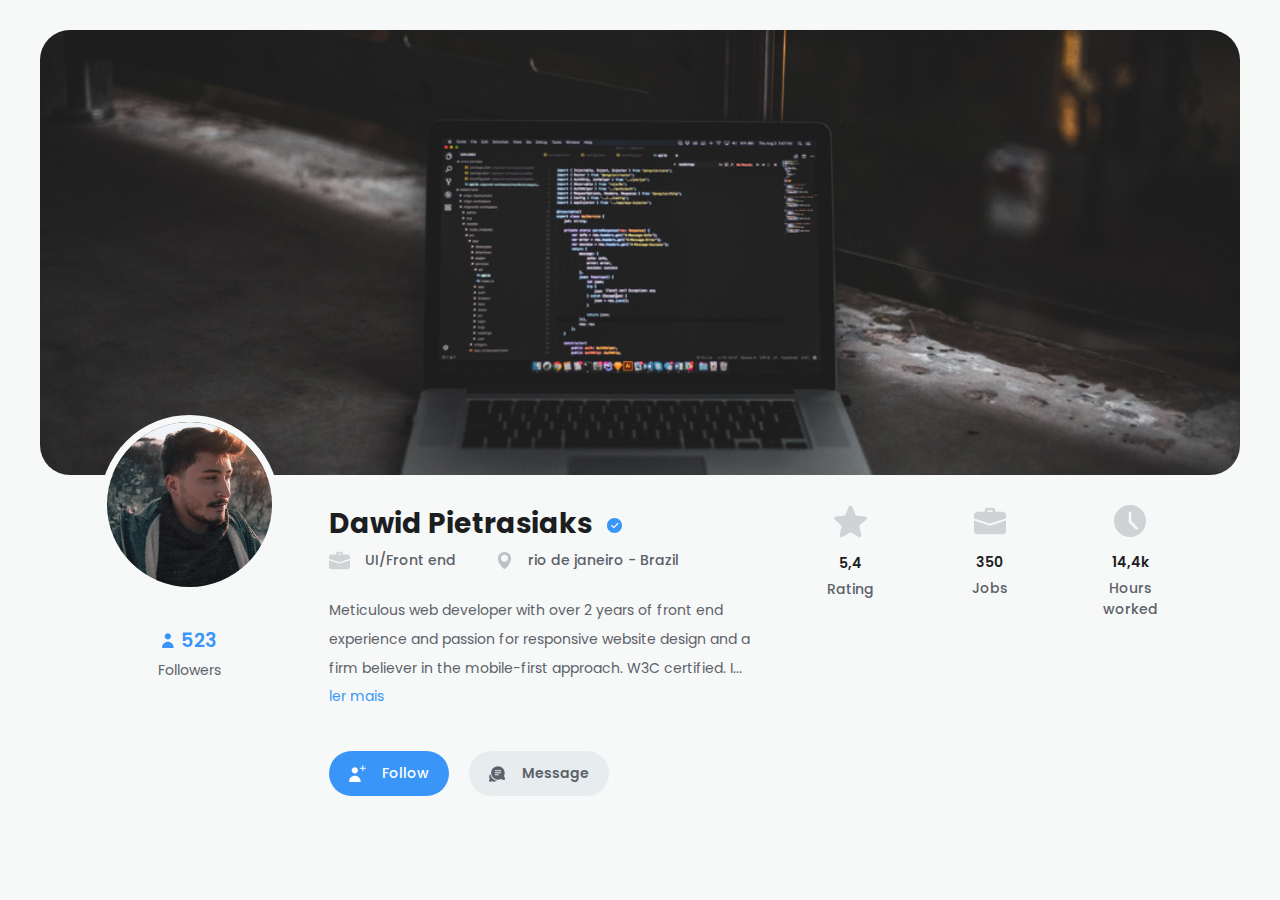
<file: index.html>
<!doctype html>
<html lang="pt-br">
<head>
    <title> Profile page </title>
    <meta charset="utf-8">
    <meta name="author" content="">
    <meta name="description" content="">
    <meta name="keywords" content="">
    <meta name="viewport" content="width=device-width, initial-scale=1.0">
    <link rel="stylesheet" href="css/style.css">
    
</head>
<body>
<main>
	<section class="profile__section ">
		<div class="profile__card mwfix ">
			<div class="profile__cover">
				<div class="profile__cover__photo">
				</div>
				<div class="profile__user">
					<div class="profile__user__info">
						<div class="user__photo">
							<img src="img/perfil__user.png" alt="foto de perfil">
							<div class="user__folowers">
								<span>
								<img src="svg/on/followers.svg" alt="">
								<h3 class="followers">323</h3>
								</span>
								<h3>Followers</h3>
							</div>
						</div>
						<div class="user__info">
							<div class="info__name">
								<h2>Dawid Pietrasiaks<span><img src="svg/on/check2.svg" alt="perfil verificado"></span></h2>
							</div>
							<div class="info__description">
								<div class="info__office">
									<img src="svg/on/suitcase.svg" alt="">
									<h3>UI/Front end</h3>
								</div>
								<div class="info__place">
									<img src="svg/on/map.svg" alt="">
										<h3>rio de janeiro - Brazil</h3>
								</div>
							</div>
							<div class="info__about">
								<p>
									Lorem ipsum dolor sit amet, consectetur adipiscing elit, sed do eiusmod tempor incididunt ut labore et...
								</p>
							</div>
							<div class="info__contact">
								<div class="contact__btn followBtn" >
									<img src="svg/on/follow.svg" alt="">
									Follow
								</div>
								<div class="mensage__btn" >
									<img src="svg/on/conversation.svg" alt="">
									Message
								</div>
								<div class="box_"> </div>
							</div>
						</div>
					</div>
					<div class="profile__user__cards">
						<div class="user__cards">
							<div class="cards">
								<img src="svg/on/star.svg" alt="">
								<h3><span>5,4</span> Rating</h3>
							</div>
							<div class="cards">
								<img src="svg/on/suitcase.svg" alt="">
								<h3><span>350</span> Jobs</h3>
							</div>
							<div class="cards">
								<img src="svg/on//clock.svg" alt="">
								<h3><span>14,4k</span> Hours worked</h3>
							</div>
						</div>
					</div>
				</div>
			</div>
		</div>
	</section>
</main>
<script src="js/app.js"> </script>
</body>
</html>
</file>
<file: css/style.css>
@import url('https://fonts.googleapis.com/css2?family=Poppins:wght@400;500;600;700&display=swap');
/* ajuste*/
* {
    margin: 0;
    padding: 0;
    box-sizing: border-box;
}
HTML{
	height: 100%;
}
:root {
	font-size: 16px;
}
body {
	height: 100%;
	background: #F7F8F8;
    font-family: 'Poppins', sans-serif;
}
.pd_fix {
    padding: 0 3% 0 3%;
}
.mwfix {
    max-width: 1336px;
    margin: 0 auto;
}
@media screen and (max-width: 1440px){
	.mwfix {
        max-width: 1200px;
        margin: 0 auto;
    }
}
@media screen and (max-width: 1088px){
    .mwfix {
        max-width: 746px;
        margin: 0 auto;
    }
}
@media screen and (max-width: 746px) {
    :root {
	font-size: 16px;
}
	.mwfix {
        max-width: 610px;
        margin: 0 auto;
    }
}

/* page css */
.profile__section{
	padding-top: 30px;
}
.profile__cover__photo {
	background-color:rgb(56, 56, 56);
	cursor: pointer;
	height: 445px;
	background-image: url(../img/cover.jpg);
	background-position: center;
	background-size: cover;
	border-radius: 30px;
}


.profile__user{
	display: flex;
	flex-flow: wrap;
}
.profile__user__info{
	flex: 0 0 60%; 
	display: flex;
	padding-left:5%;
	
}
.profile__user__cards{
	flex: 0 0 40%;
	padding-right: 5%;
}
.user__photo{
	
	position: relative;
	transform: translateY(-60px)
}
.user__photo > img{
	border: 7px solid #f7f8f8;
	cursor: pointer;
	border-radius: 50%;
}
.user__folowers{
	margin: 25px auto 0 auto;
	display: flex;
	flex-direction: column;
	align-items: center;
	width: 80px;
}
.user__folowers span{
	margin-bottom: 5px;
	width: 55px;
	display: flex;
	justify-content: space-between;
}
.user__folowers span h3{
	font-size: 1.2rem;
	color: #3996F8;
	font-weight: 600;
}
.user__folowers  h3{
	font-size: 0.875rem;
	color: #5C626A;
	font-weight: 400;
}
.user__info{
	margin-top: 28px;
	margin-left: 50px;
}
.info__description{
	display: flex;
}
.info__name h2{
	display: inline;
	font-size: 1.75rem;
	color: #1C1E21;
	font-weight: 700;
	position: relative;
}
.info__name h2 span {
	position: absolute;
	right: -30px;
}

.info__description{
	margin-top: 5px;
	display: flex;
	max-width: 350px;
	justify-content: space-between;

}
.info__office h3,
.info__place h3{
	margin-left: 15px;
	font-size: 0.875rem;
	color: #5C626A;
	font-weight: 500;
}
.info__office img{
	height: 21px;
}
.info__office,
.info__place{
	display: flex;
	justify-content: flex-start;
	
}

.info__about{
	margin-top: 25px;
	margin-bottom: 40px;
}
.info__about p{
	font-size: 0.75rem;
	color: #5C626A;
}
.info__about p {
	
	font-size: 0.875rem;
	color: #5C626A;
	font-weight: 400;
	line-height: 1.8rem;
	transition: all cubic-bezier(.77, 0, .34, .99) 200ms;
}
.info__about span {
	cursor: pointer;
	color: #3996F8;
	transition: color cubic-bezier(.77, 0, .34, .99) 200ms;
}
.info__about span:hover{
	color: #2c71ba;
}
.info__contact{
	display: flex;
	flex-flow: wrap;
	justify-content: flex-start;
}
.contact__btn,
.mensage__btn{
	cursor: pointer;
	display: flex;
	justify-content: space-between;
	align-items: center;
	padding: 0 20px;
	height: 45px;
	border-radius: 25px;
}

.contact__btn {
	width: 120px;
	margin-right: 20px;
	background: #3996F8;
	text-decoration: none;
	color: white;
	font-size: 0.875rem;
	font-weight: 500;
	position: relative;
	left:inherit;
	top:inherit;
	transition: all 300ms ease-in-out;
}
.contact__btn:hover{
	background: #2c71ba;;
}
.mensage__btn {
	width: 140px;
	background:#E7ECEE;
	text-decoration: none;
	color: #5C626A;
	font-size: 0.875rem;
	font-weight: 600;
	transition: all cubic-bezier(.77, 0, .34, .99) 200ms;
}
.mensage__btn:hover{
	background: #d2dadd;
}

.folowed {
	display: flex;
	justify-content:center;
	background: #e5e7e7;
    color: #5C626A;
}
.folowed:hover{
	background: #c9cdcf;
    color: #5C626A;
}

.user__cards{
	display: flex;
	justify-content: flex-end;
	margin-top: 30px;
}
.cards{
	display: flex;
	flex-direction: column;
	align-items: center;
	width: 100px;
}
.cards:nth-child(2){
	margin: 0 40px;
}
.cards img {
	margin-bottom: 15px;
}
.cards h3 {
	font-size: 0.875rem;
	color: #5C626A;
	font-weight: 500;
	text-align: center;
}
.cards h3 span{
	display: block;
	font-size: 0.875rem;
	color: #1C1E21;
	font-weight: 600;
	margin-bottom: 5px;
}

/* tablet */
@media screen and (max-width: 1088px){
	.profile__user{
		justify-content: center;
	}
	.profile__user__info {
		flex: 0 0 90%;
		display: flex;
		padding: 0 50px;
	}
	.profile__user__cards {
		flex: 0 0 90%;
		padding:0 5%;
	}
	.user__cards {
		display: flex;
		flex-flow: wrap;
		justify-content: space-around;
		margin-top: 40px;
	}
	.cards:nth-child(2) {
		margin: 0 ;
	}
	.cards{
		width: auto;
	}
}

/* mobile */

@media screen and (max-width: 746px){
	
	
	.profile__user__info{
		flex: 0 0 100%; 
		display: flex;
		flex-flow: wrap;
		padding: 0 5%;
		justify-content: center;
		margin-top: -75px;
	}
	.user__photo {
		cursor: pointer;
		position: relative;
		transform: translateY(0px);
	}
	.user__folowers{
    	background: none;
    	padding: 10px 15px;
    	flex-direction: row;
		margin: 10px auto 10px auto;
    	width: 148px;
    	justify-content: space-between;
    	align-items: center;
    	border-radius: 20px;
	}
	.user__folowers span {
		margin-bottom: 0;
		
	}
	.user__folowers span img {
		display: none;
	}
	
	.user__info{
		margin: 0 3%;
		
	}
	.info__about{
		width: 100%;
		margin-top: 25px;
    	margin-bottom: 30px;
	}
	.info__office h3, .info__place h3 {
		margin-left: 5px;
		
	}
	.profile__user__cards {
		flex: 0 0 100%;
		padding: 0 0;
		margin-top: 16px;
		
	}
	.user__cards {
		display: flex;
		flex-flow: wrap;
		justify-content: space-around;
		margin-top: 30px;
	}
	.profile__section {
		padding-top: 0;
	}
	.profile__cover__photo{
		height: 300px;
		border-radius: 0px 0px 30px 30px;
	}
	.cards{
		width: 65px;
	}
}
</file>
